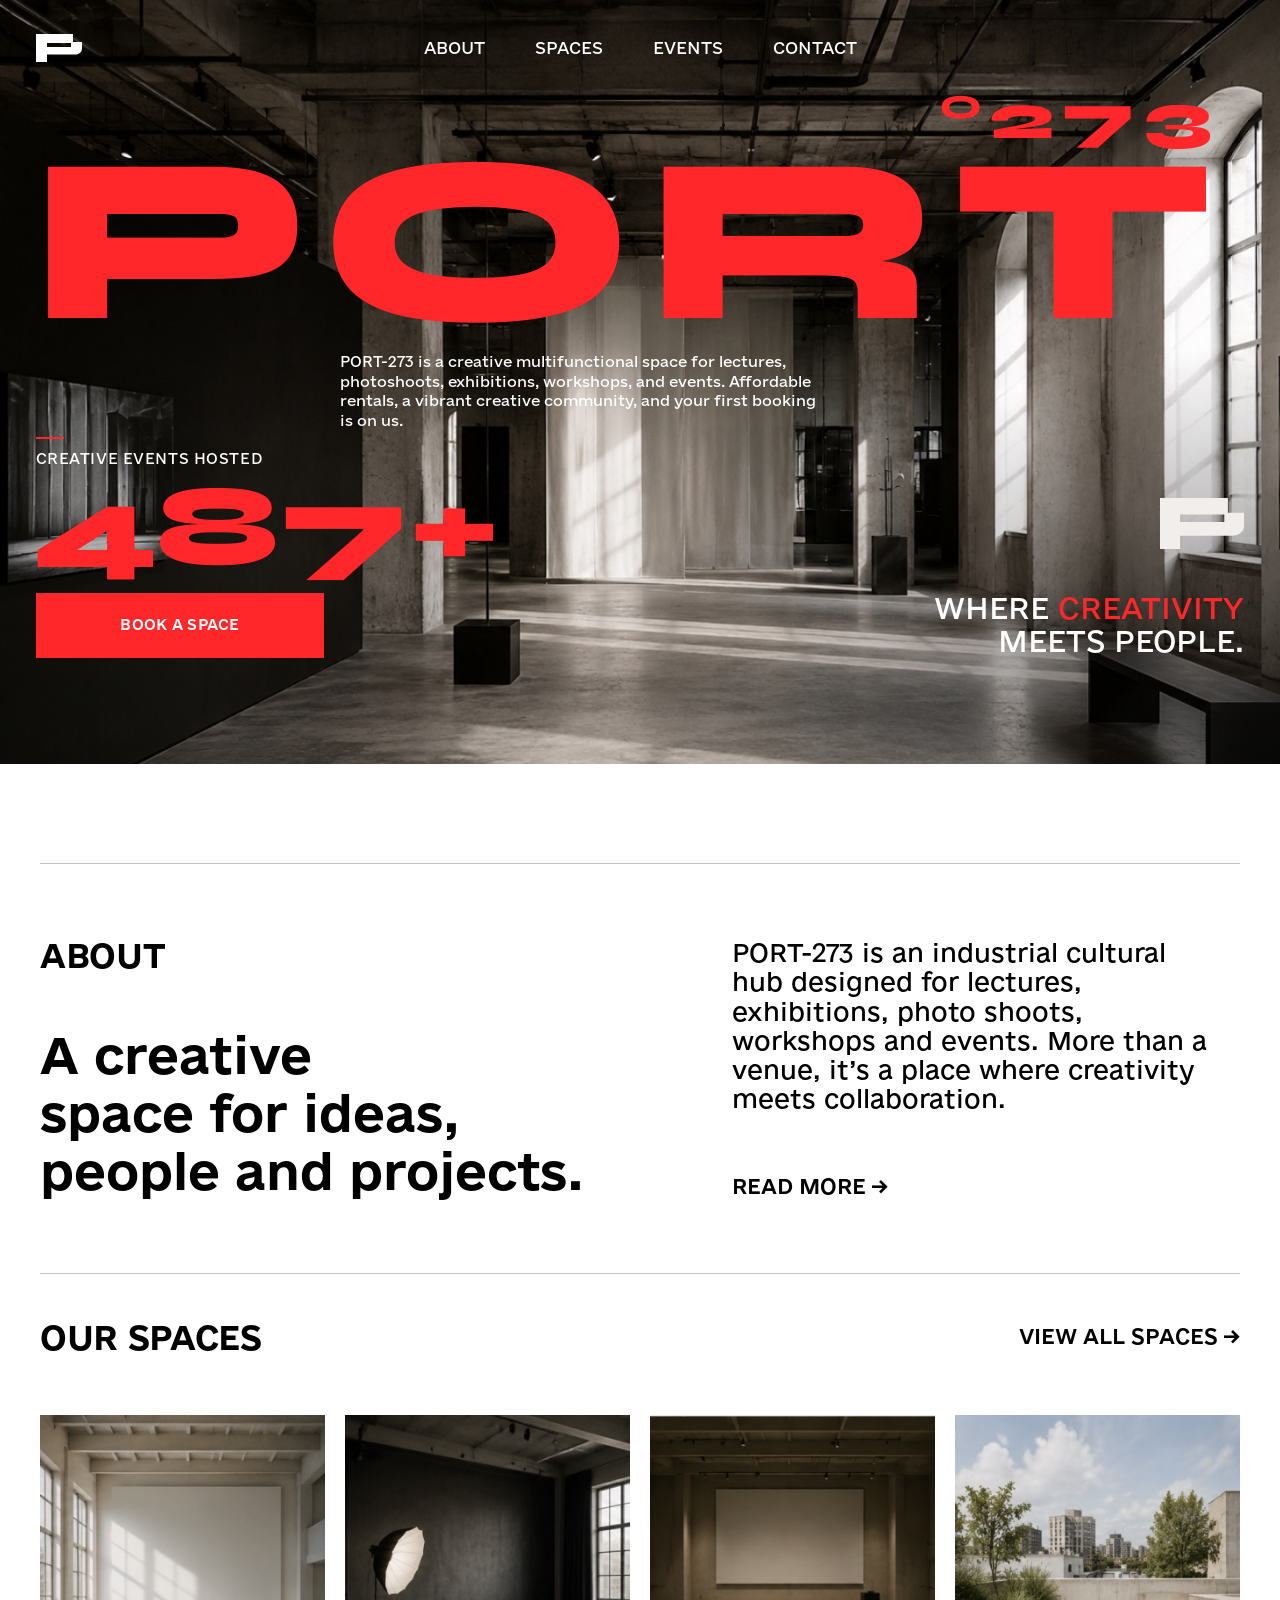
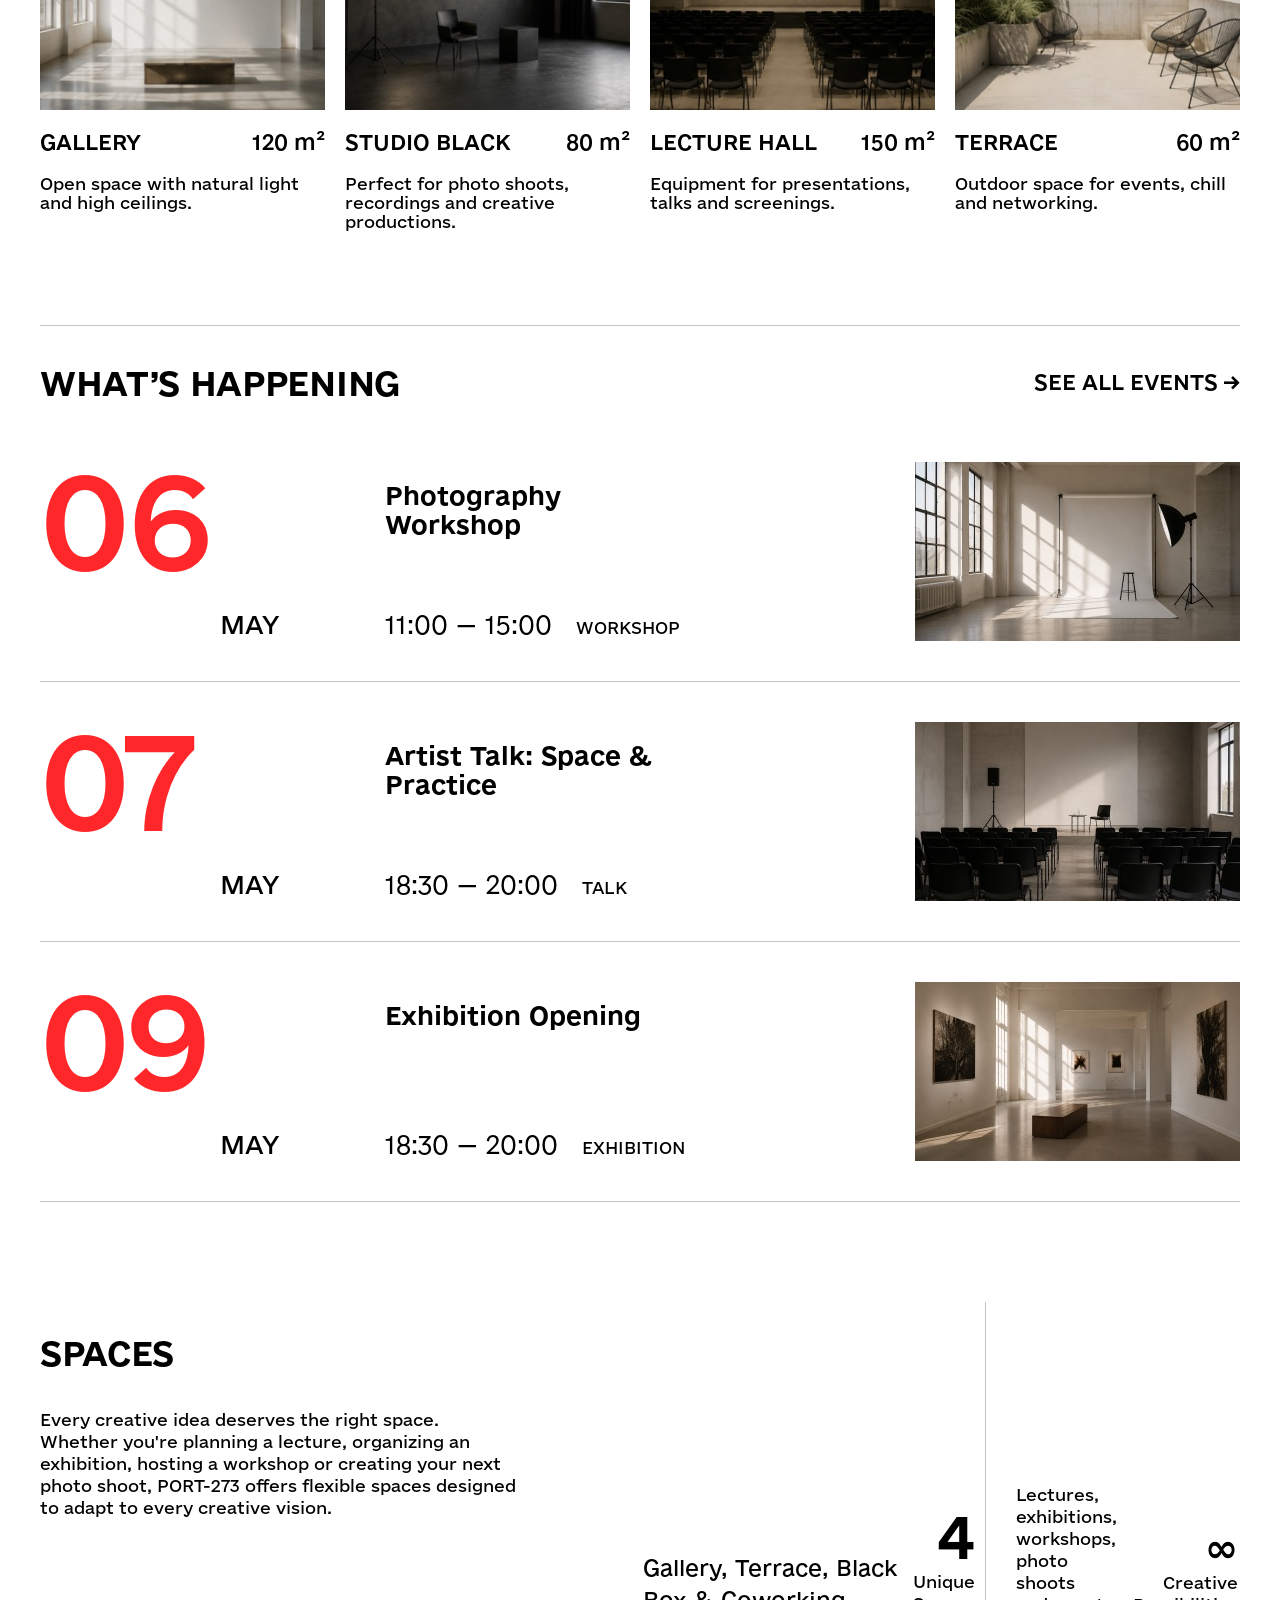
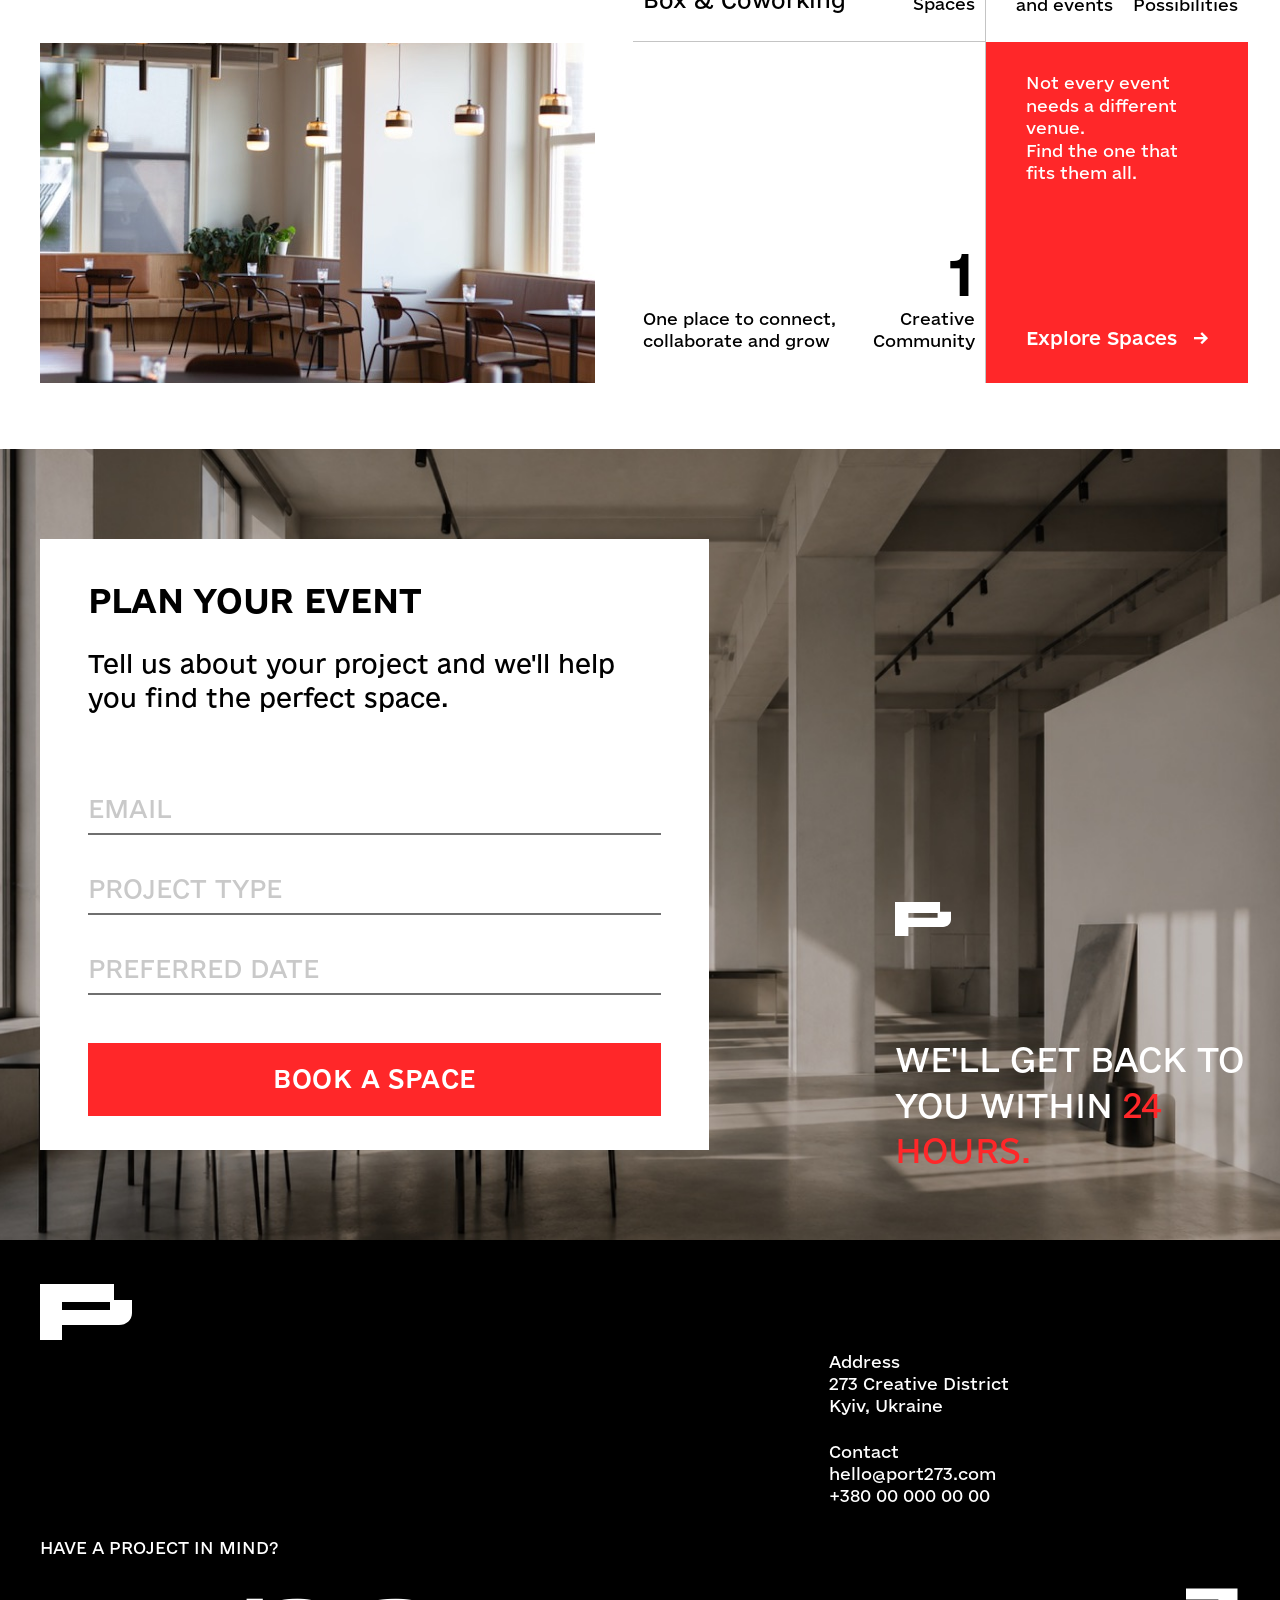
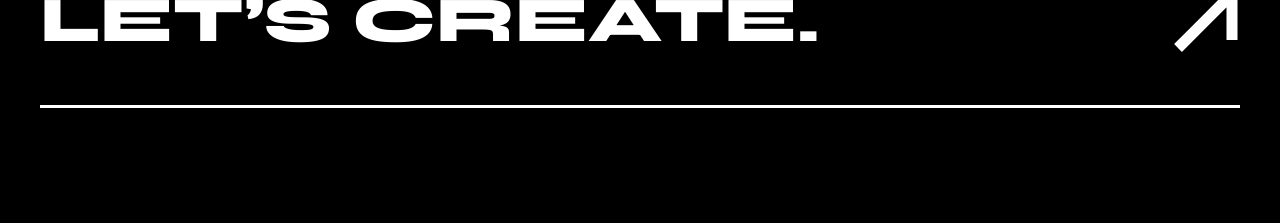
<file: index.html>
<!doctype html>
<html lang="en">
<head>
  <meta charset="utf-8">
  <meta name="viewport" content="width=device-width, initial-scale=1">
  <title>PORT°273 — Industrial cultural hub in Kyiv</title>
  <meta name="description" content="A creative multifunctional space in Kyiv for lectures, photoshoots, exhibitions, workshops and events. Your first booking is on us.">
  <link rel="icon" href="img/logo.svg">
  <link rel="preconnect" href="https://fonts.googleapis.com">
  <link rel="preconnect" href="https://fonts.gstatic.com" crossorigin>
  <link href="https://fonts.googleapis.com/css2?family=Syne:wght@800&display=swap" rel="stylesheet">
  <link rel="stylesheet" href="styles.css?v=20261107222231">
</head>
<body class="home">
  <header class="hero" id="top">
    <div class="hero-inner">
      <nav class="nav nav-hero" aria-label="Main">
        <a href="index.html" class="logo" aria-label="PORT-273 home"><svg viewBox="0 0 46 28" aria-hidden="true"><path fill="currentColor" fill-rule="evenodd" d="M0 0h37v8h9v6.5c0 3.6-2.9 6-6.5 6H11V28H0zM11 9v4h24V9z"/></svg></a>
        <ul class="nav-links">
          <li><a href="#about">About</a></li>
          <li><a href="spaces.html">Spaces</a></li>
          <li><a href="#events">Events</a></li>
          <li><a href="#contact">Contact</a></li>
        </ul>
        <a href="book.html" class="btn nav-cta" tabindex="-1">Book a space</a>
        <button class="menu-btn" aria-expanded="false" aria-controls="menu">Menu</button>
      </nav>

      <h1 class="hero-word" aria-label="PORT 273"><span class="hero-port">PORT</span><span class="hero-num">°273</span></h1>
      <p class="hero-text">PORT-273 is a creative multifunctional space for lectures, photoshoots, exhibitions, workshops, and events. Affordable rentals, a vibrant creative community, and your first booking is on us.</p>
      <p class="hero-stat"><b data-count="500">500+</b><span>Creative events<br> hosted</span></p>
      <svg class="hero-mark" viewBox="0 0 46 28" aria-hidden="true"><path fill="currentColor" fill-rule="evenodd" d="M0 0h37v8h9v6.5c0 3.6-2.9 6-6.5 6H11V28H0zM11 9v4h24V9z"/></svg>
      <a href="book.html" class="btn hero-btn"><span class="btn-label">Book a space</span><span class="btn-arrow" aria-hidden="true">→</span></a>
      <p class="hero-claim">Where <em>creativity</em><br>meets people.</p>
    </div>
  </header>

  <div class="menu" id="menu" hidden>
    <ul>
      <li><a href="#about">About</a></li>
      <li><a href="spaces.html">Spaces</a></li>
      <li><a href="#events">Events</a></li>
      <li><a href="#contact">Contact</a></li>
    </ul>
    <a href="book.html" class="btn">Book a space</a>
  </div>

  <main>
    <section class="about wrap" id="about">
      <div class="about-left">
        <h2 class="sec-title">About</h2>
        <p class="about-head">A creative<br>space for ideas,<br>people and projects.</p>
      </div>
      <div class="about-right">
        <p>PORT-273 is an industrial cultural hub designed for lectures, exhibitions, photo shoots, workshops and events. More than a venue, it’s a place where creativity meets collaboration.</p>
        <a href="spaces.html" class="more">Read more →</a>
      </div>
    </section>

    <section class="our-spaces wrap" id="spaces">
      <div class="sec-head">
        <h2 class="sec-title">Our spaces</h2>
        <a href="spaces.html" class="more">View all spaces →</a>
      </div>
      <div class="space-grid" data-spaces></div>
    </section>

    <section class="events wrap" id="events">
      <div class="sec-head">
        <h2 class="sec-title">What’s happening</h2>
        <a href="#events" class="more">See all events →</a>
      </div>
      <ul class="event-list">
        <li class="event">
          <p class="event-date"><b>06</b><span>May</span></p>
          <div class="event-info"><h3>Photography <br>Workshop</h3><p><span class="event-time">11:00 — 15:00</span><span class="event-tag">Workshop</span></p></div>
          <img src="img/e1.jpg" alt="Photo studio with a white backdrop" loading="lazy">
        </li>
        <li class="event">
          <p class="event-date"><b>07</b><span>May</span></p>
          <div class="event-info"><h3>Artist Talk: Space &amp; <br>Practice</h3><p><span class="event-time">18:30 — 20:00</span><span class="event-tag">Talk</span></p></div>
          <img src="img/e2.jpg" alt="Lecture hall with rows of chairs" loading="lazy">
        </li>
        <li class="event">
          <p class="event-date"><b>09</b><span>May</span></p>
          <div class="event-info"><h3>Exhibition Opening</h3><p><span class="event-time">18:30 — 20:00</span><span class="event-tag">Exhibition</span></p></div>
          <img src="img/e3.jpg" alt="Gallery with paintings on white walls" loading="lazy">
        </li>
      </ul>
    </section>

    <section class="spaces-info wrap">
      <div class="si-left">
        <h2 class="sec-title">Spaces</h2>
        <p class="si-text">Every creative idea deserves the right space. Whether you're planning a lecture, organizing an exhibition, hosting a workshop or creating your next photo shoot, PORT-273 offers flexible spaces designed to adapt to every creative vision.</p>
        <img src="img/about.jpg" alt="Café area with pendant lamps and wooden tables" loading="lazy">
      </div>
      <div class="si-grid">
        <div class="si-cell si-a"><p class="si-desc big">Gallery, Terrace, Black <br>Box &amp; Coworking</p><p class="si-num"><b>4</b><span>Unique <br>Spaces</span></p></div>
        <div class="si-cell si-b"><p class="si-desc">Lectures, exhibitions, <br>workshops, photo shoots <br>and events</p><p class="si-num"><b class="inf">∞</b><span>Creative <br>Possibilities</span></p></div>
        <div class="si-cell si-c"><p class="si-desc">One place to connect, <br>collaborate and grow</p><p class="si-num"><b>1</b><span>Creative <br>Community</span></p></div>
        <a class="si-cell si-d" href="spaces.html"><p>Not every event needs a different venue. <br>Find the one that fits them all.</p><span class="si-link">Explore Spaces <span aria-hidden="true">→</span></span></a>
      </div>
    </section>

    <section class="plan" id="plan">
      <div class="plan-inner">
        <form class="plan-card" id="plan-form" action="book.html">
          <h2 class="sec-title">Plan your event</h2>
          <p class="plan-lead">Tell us about your project and we'll help you find the perfect space.</p>
          <label class="line-field"><span class="sr-only">Email</span><input type="email" name="email" placeholder="Email" autocomplete="email"></label>
          <label class="line-field"><span class="sr-only">Project type</span>
            <select name="type">
              <option value="" selected disabled hidden>Project type</option>
              <option>Workshop</option><option>Exhibition</option><option>Photo shoot</option><option>Lecture</option><option>Private event</option>
            </select>
          </label>
          <label class="line-field"><span class="sr-only">Preferred date</span><input type="text" name="date" placeholder="Preferred date" onfocus="this.type='date'" onblur="if(!this.value)this.type='text'"></label>
          <button class="btn btn-block" type="submit">Book a space</button>
        </form>
        <svg class="plan-mark" viewBox="0 0 46 28" aria-hidden="true"><path fill="currentColor" fill-rule="evenodd" d="M0 0h37v8h9v6.5c0 3.6-2.9 6-6.5 6H11V28H0zM11 9v4h24V9z"/></svg>
        <p class="plan-claim">We'll get back to<br>you within <em>24 hours.</em></p>
      </div>
    </section>
  </main>

  <footer class="footer" id="contact"></footer>

  <script src="data.js?v=20261107222231"></script>
  <script src="app.js?v=20261107222231"></script>
</body>
</html>
</file>
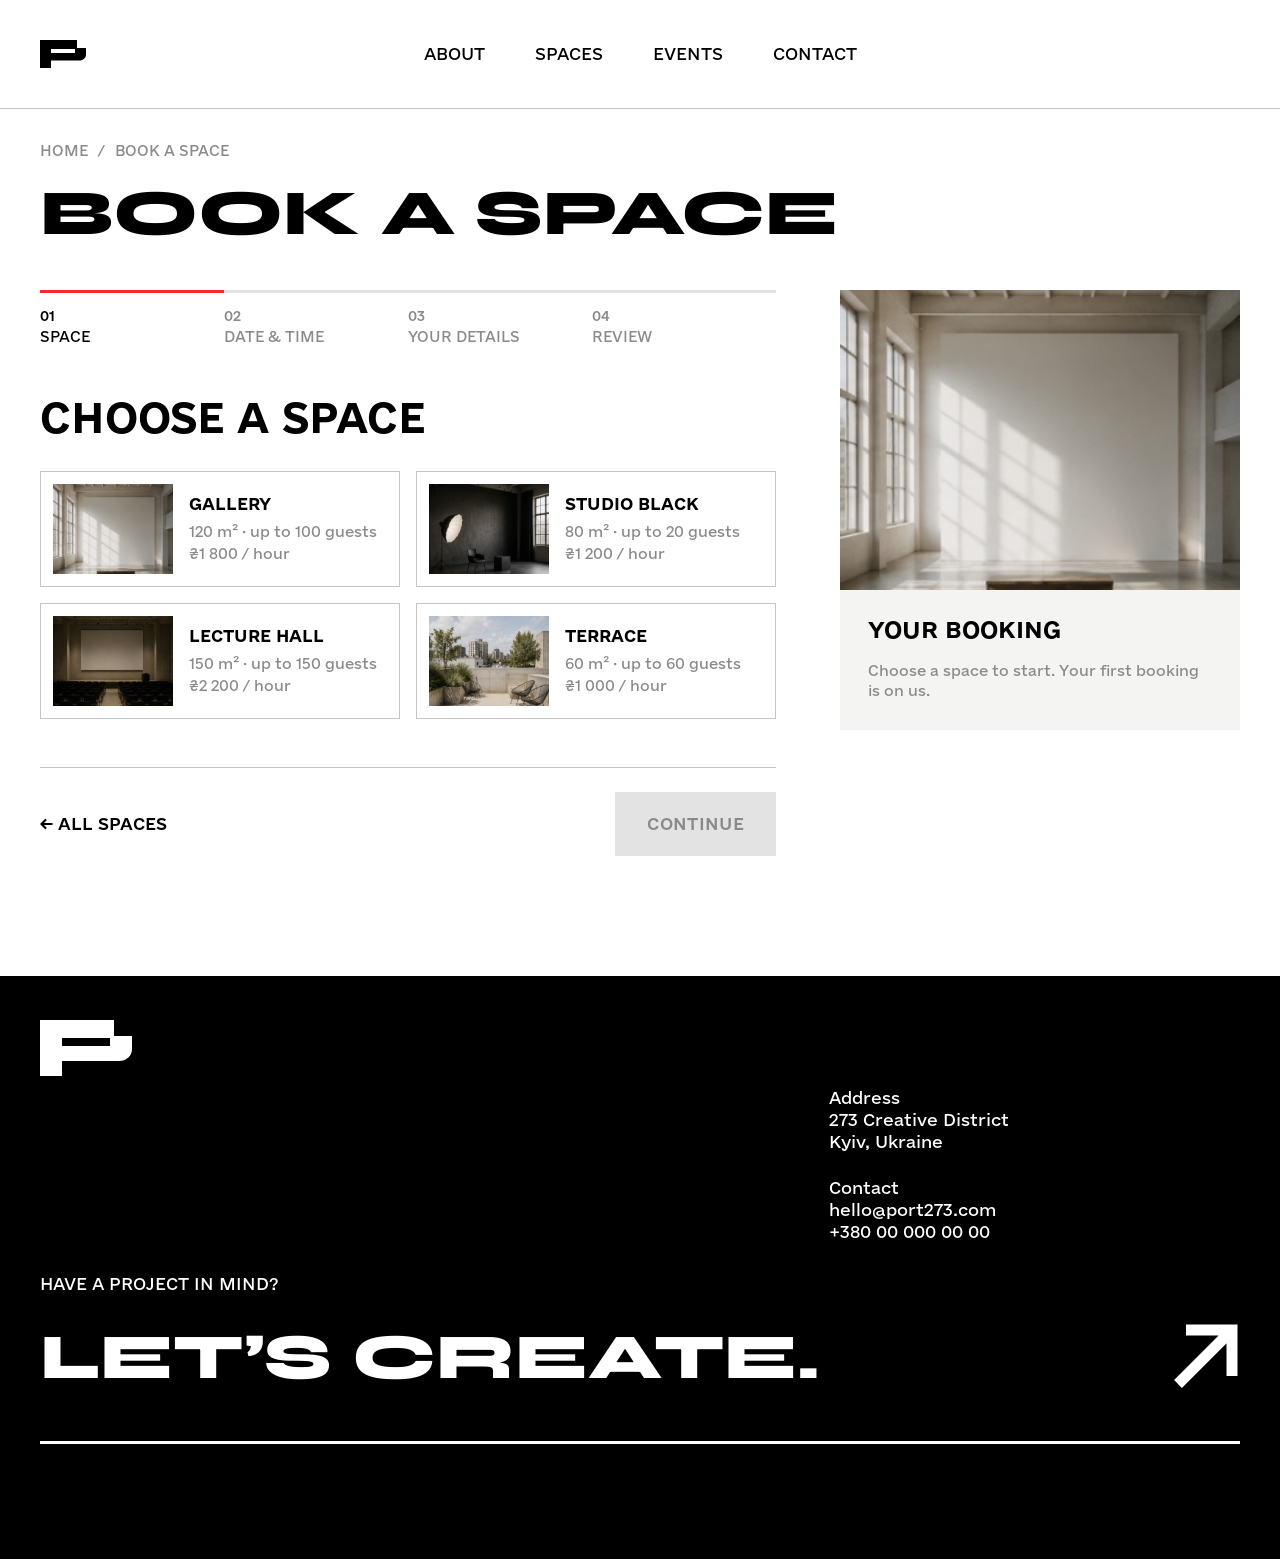
<file: book.html>
<!doctype html>
<html lang="en">
<head>
  <meta charset="utf-8">
  <meta name="viewport" content="width=device-width, initial-scale=1">
  <title>Book a space — PORT°273</title>
  <link rel="icon" href="img/logo.svg">
  <link rel="preconnect" href="https://fonts.googleapis.com">
  <link rel="preconnect" href="https://fonts.gstatic.com" crossorigin>
  <link href="https://fonts.googleapis.com/css2?family=Syne:wght@800&display=swap" rel="stylesheet">
  <link rel="stylesheet" href="styles.css?v=20261107222231">
</head>
<body>
  <header class="page-head">
    <nav class="nav wrap" aria-label="Main">
      <a href="index.html" class="logo" aria-label="PORT-273 home"><svg viewBox="0 0 46 28" aria-hidden="true"><path fill="currentColor" fill-rule="evenodd" d="M0 0h37v8h9v6.5c0 3.6-2.9 6-6.5 6H11V28H0zM11 9v4h24V9z"/></svg></a>
      <ul class="nav-links">
        <li><a href="index.html#about">About</a></li>
        <li><a href="spaces.html">Spaces</a></li>
        <li><a href="index.html#events">Events</a></li>
        <li><a href="#contact">Contact</a></li>
      </ul>
      <button class="menu-btn" aria-expanded="false" aria-controls="menu">Menu</button>
    </nav>
  </header>
  <div class="menu" id="menu" hidden>
    <ul><li><a href="index.html#about">About</a></li><li><a href="spaces.html">Spaces</a></li><li><a href="index.html#events">Events</a></li><li><a href="#contact">Contact</a></li></ul>
    <a href="book.html" class="btn">Book a space</a>
  </div>

  <main class="wrap">
    <div id="flow-wrap">
      <p class="crumbs"><a href="index.html">Home</a><span>/</span><span>Book a space</span></p>
      <h1 class="page-title">Book a space</h1>

      <div class="flow">
        <div>
          <ol class="steps" aria-label="Booking steps">
            <li data-step="1"><b>01</b>Space</li>
            <li data-step="2"><b>02</b>Date &amp; time</li>
            <li data-step="3"><b>03</b>Your details</li>
            <li data-step="4"><b>04</b>Review</li>
          </ol>

          <section class="step" data-step="1" aria-labelledby="t1">
            <h2 class="step-title" id="t1">Choose a space</h2>
            <div class="pick-spaces" role="radiogroup" aria-label="Space" id="pick-spaces"></div>
            <div class="step-actions">
              <a class="back" href="spaces.html">← All spaces</a>
              <button class="btn" data-next>Continue</button>
            </div>
          </section>

          <section class="step" data-step="2" aria-labelledby="t2" hidden>
            <h2 class="step-title" id="t2">Pick a date &amp; time</h2>
            <div class="dt-grid">
              <div>
                <span class="label">Date</span>
                <div class="cal" id="cal"></div>
              </div>
              <div>
                <span class="label">Duration</span>
                <div class="filters" id="durations" role="radiogroup" aria-label="Duration" style="margin:0"></div>
                <span class="label">Start time</span>
                <div class="filters times" id="starts" role="radiogroup" aria-label="Start time" style="margin:0"></div>
                <p class="hint" id="time-hint" style="margin-top:12px"></p>
              </div>
            </div>
            <div class="step-actions">
              <button class="back" data-back>← Back</button>
              <button class="btn" data-next>Continue</button>
            </div>
          </section>

          <section class="step" data-step="3" aria-labelledby="t3" hidden>
            <h2 class="step-title" id="t3">Tell us about your event</h2>
            <form class="form-grid" id="details" novalidate>
              <div>
                <span class="label">Event type</span>
                <div class="filters" id="types" role="radiogroup" aria-label="Event type" style="margin:0"></div>
              </div>
              <div class="grid-2">
                <label class="field"><span>Guests</span><input name="guests" type="number" min="1" inputmode="numeric" placeholder="e.g. 40" required><em class="err" hidden></em></label>
                <label class="field"><span>Full name</span><input name="name" autocomplete="name" placeholder="Name Surname" required><em class="err" hidden></em></label>
              </div>
              <div class="grid-2">
                <label class="field"><span>Email</span><input name="email" type="email" autocomplete="email" placeholder="you@studio.com" required><em class="err" hidden></em></label>
                <label class="field"><span>Phone</span><input name="phone" type="tel" autocomplete="tel" placeholder="+380" required><em class="err" hidden></em></label>
              </div>
              <label class="field"><span>Anything we should know? (optional)</span><textarea name="note" placeholder="Setup, equipment, catering…"></textarea></label>
            </form>
            <div class="step-actions">
              <button class="back" data-back>← Back</button>
              <button class="btn" data-next>Review booking</button>
            </div>
          </section>

          <section class="step" data-step="4" aria-labelledby="t4" hidden>
            <h2 class="step-title" id="t4">Review &amp; confirm</h2>
            <dl class="review" id="review"></dl>
            <label class="agree"><input type="checkbox" id="agree"> I agree to the house rules: leave the space as you found it, no open fire, quiet after 22:00.</label>
            <div class="step-actions">
              <button class="back" data-back>← Back</button>
              <button class="btn" id="confirm" disabled>Confirm booking</button>
            </div>
          </section>
        </div>

        <aside class="summary" aria-label="Booking summary">
          <img id="sum-img" src="img/s1.jpg" alt="">
          <div class="summary-body" id="sum-body"></div>
        </aside>
      </div>
    </div>

    <section class="success" id="success" hidden tabindex="-1">
      <h1 class="page-title"><span class="title-row">Request <span class="success-mark" aria-hidden="true"><svg viewBox="0 0 24 24"><path d="M5 12.5l4.5 4.5L19 7.5"/></svg></span></span>sent</h1>
      <p class="detail-text" id="success-text"></p>
      <dl class="review" id="success-review"></dl>
      <div class="success-actions">
        <a class="btn" id="ics" download="port273-booking.ics">Add to calendar</a>
        <a class="btn btn-ghost" href="index.html">Back to home</a>
      </div>
    </section>
  </main>

  <footer class="footer" id="contact"></footer>

  <script src="data.js?v=20261107222231"></script>
  <script src="app.js?v=20261107222231"></script>
  <script src="book.js?v=20261107222231"></script>
</body>
</html>
</file>
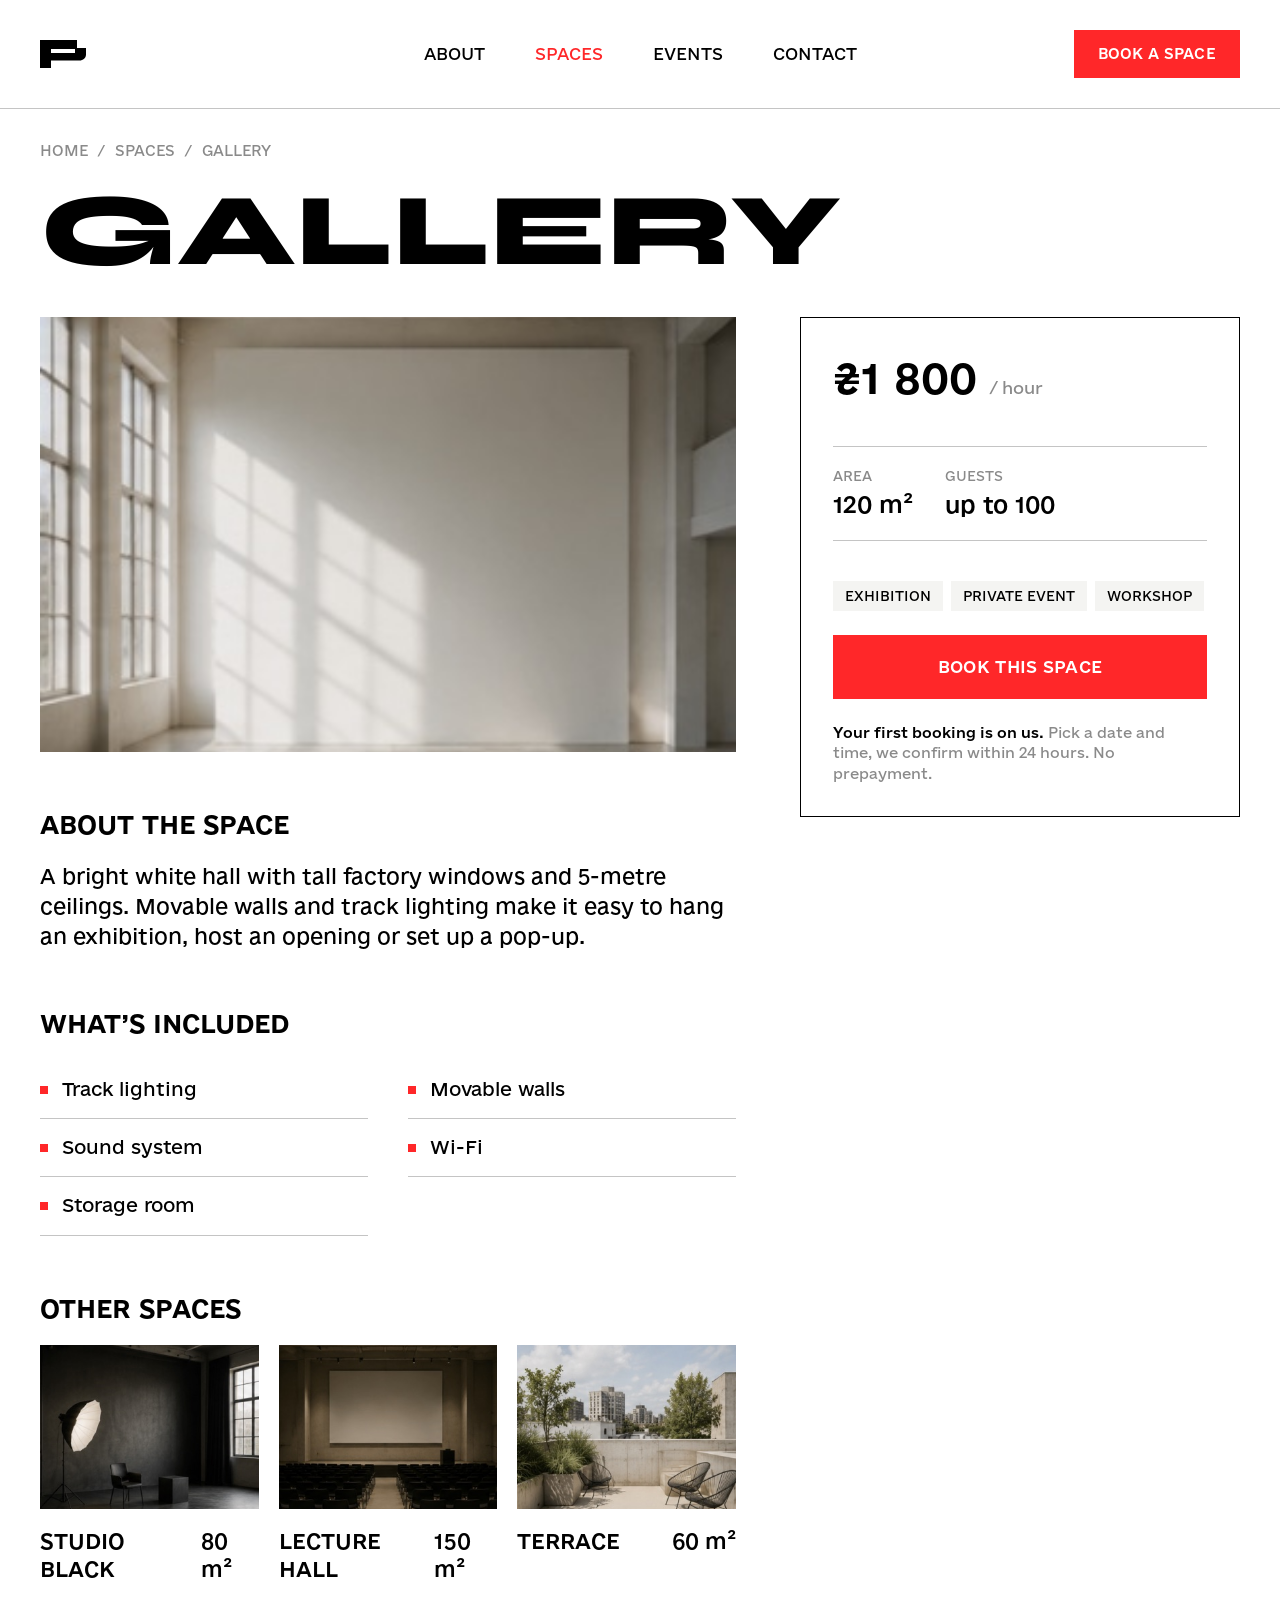
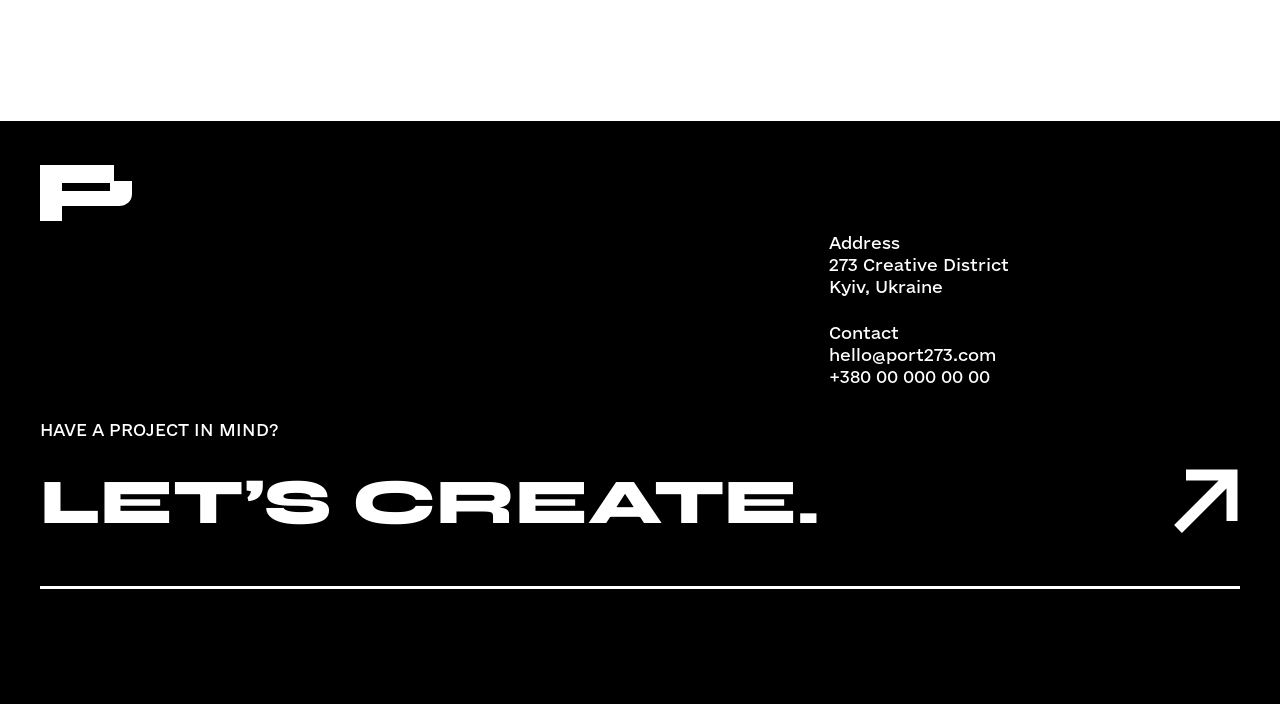
<file: space.html>
<!doctype html>
<html lang="en">
<head>
  <meta charset="utf-8">
  <meta name="viewport" content="width=device-width, initial-scale=1">
  <title>Space — PORT°273</title>
  <link rel="icon" href="img/logo.svg">
  <link rel="preconnect" href="https://fonts.googleapis.com">
  <link rel="preconnect" href="https://fonts.gstatic.com" crossorigin>
  <link href="https://fonts.googleapis.com/css2?family=Syne:wght@800&display=swap" rel="stylesheet">
  <link rel="stylesheet" href="styles.css?v=20261107222231">
</head>
<body>
  <header class="page-head">
    <nav class="nav wrap" aria-label="Main">
      <a href="index.html" class="logo" aria-label="PORT-273 home"><svg viewBox="0 0 46 28" aria-hidden="true"><path fill="currentColor" fill-rule="evenodd" d="M0 0h37v8h9v6.5c0 3.6-2.9 6-6.5 6H11V28H0zM11 9v4h24V9z"/></svg></a>
      <ul class="nav-links">
        <li><a href="index.html#about">About</a></li>
        <li><a href="spaces.html" aria-current="page">Spaces</a></li>
        <li><a href="index.html#events">Events</a></li>
        <li><a href="#contact">Contact</a></li>
      </ul>
      <a href="book.html" class="btn nav-cta">Book a space</a>
      <button class="menu-btn" aria-expanded="false" aria-controls="menu">Menu</button>
    </nav>
  </header>
  <div class="menu" id="menu" hidden>
    <ul><li><a href="index.html#about">About</a></li><li><a href="spaces.html">Spaces</a></li><li><a href="index.html#events">Events</a></li><li><a href="#contact">Contact</a></li></ul>
    <a href="book.html" class="btn">Book a space</a>
  </div>

  <main class="wrap" id="space"></main>

  <footer class="footer" id="contact"></footer>

  <script src="data.js?v=20261107222231"></script>
  <script src="app.js?v=20261107222231"></script>
  <script>
    const s = spaceById(new URLSearchParams(location.search).get('id')) || SPACES[0];
    document.title = `${s.name} — PORT°273`;
    document.getElementById('space').innerHTML = `
      <p class="crumbs"><a href="index.html">Home</a><span>/</span><a href="spaces.html">Spaces</a><span>/</span><span>${s.name}</span></p>
      <h1 class="page-title">${s.name}</h1>
      <div class="detail">
        <div>
          <img class="detail-img" src="${s.img}" alt="${s.name} at PORT-273">
          <h2>About the space</h2>
          <p class="detail-text">${s.about}</p>
          <h2>What’s included</h2>
          <ul class="feature-list">${s.features.map(f => `<li>${f}</li>`).join('')}</ul>
          <h2>Other spaces</h2>
          <div class="others">${SPACES.filter(o => o !== s).map(o => `
            <a class="space-card" href="space.html?id=${o.id}">
              <span class="space-img"><img src="${o.img}" alt="${o.name}" loading="lazy"></span>
              <span class="space-row"><b>${o.name}</b><span>${o.area} m²</span></span>
            </a>`).join('')}
          </div>
        </div>
        <aside class="book-card" aria-label="Book ${s.name}">
          <p class="price">${uah(s.price)} <small>/ hour</small></p>
          <dl class="specs">
            <div><dt>Area</dt><dd>${s.area} m²</dd></div>
            <div><dt>Guests</dt><dd>up to ${s.guests}</dd></div>
          </dl>
          <p class="tags">${s.goodFor.map(g => `<span>${g}</span>`).join('')}</p>
          <a class="btn btn-block" href="book.html?space=${s.id}">Book this space</a>
          <p class="note"><b>Your first booking is on us.</b> Pick a date and time, we confirm within 24 hours. No prepayment.</p>
        </aside>
      </div>`;
  </script>
</body>
</html>
</file>
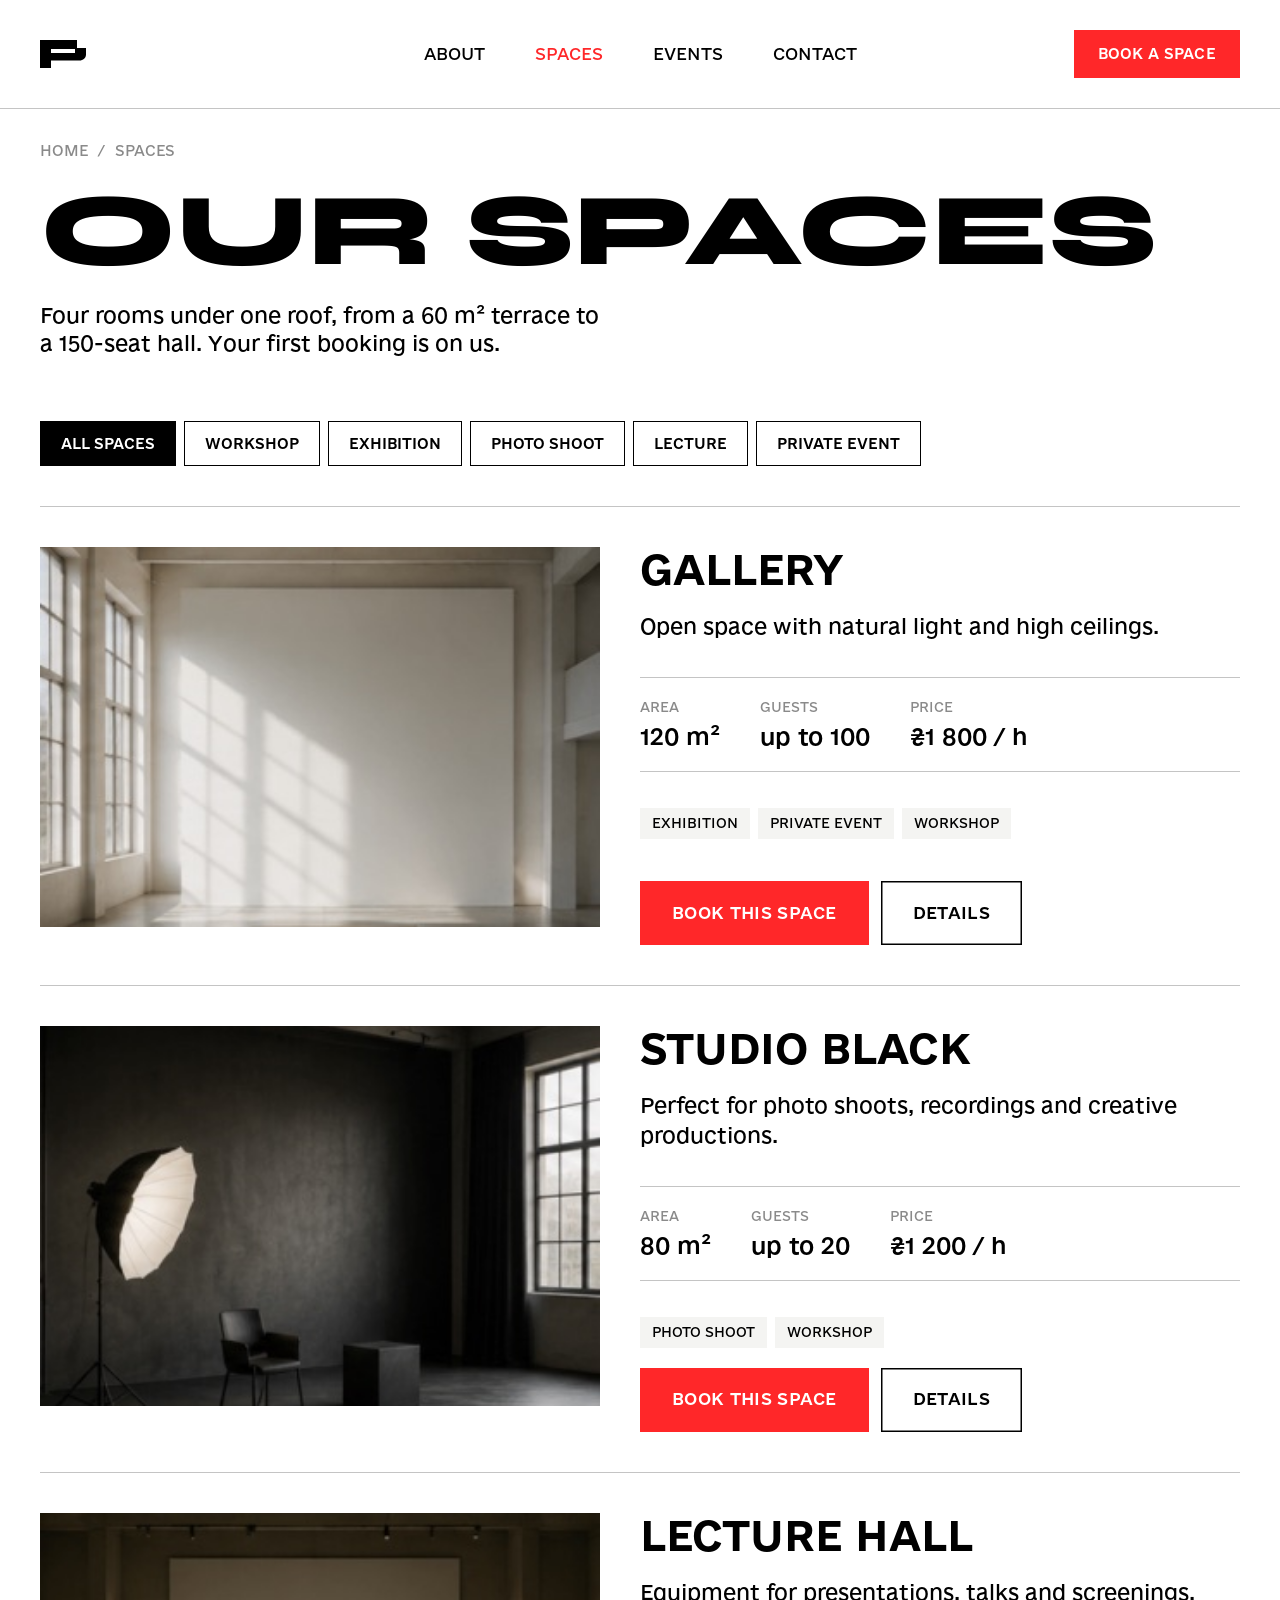
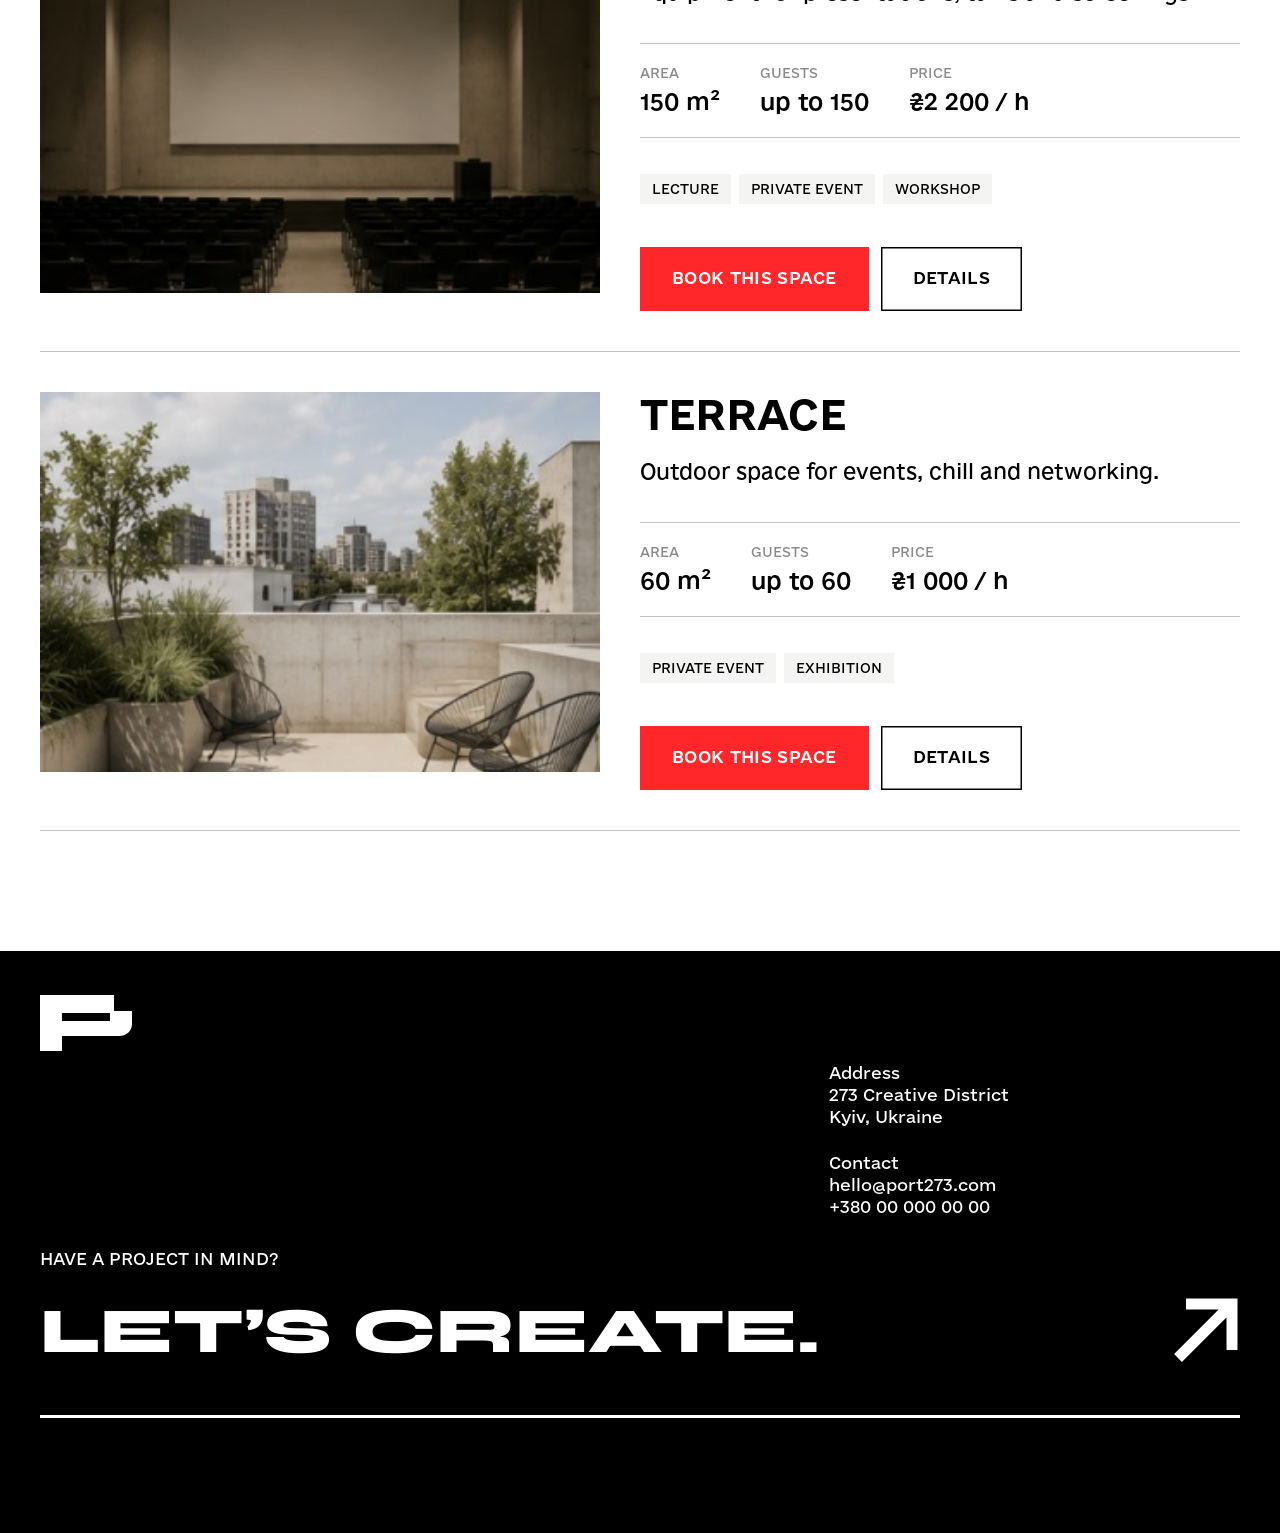
<file: spaces.html>
<!doctype html>
<html lang="en">
<head>
  <meta charset="utf-8">
  <meta name="viewport" content="width=device-width, initial-scale=1">
  <title>Spaces — PORT°273</title>
  <link rel="icon" href="img/logo.svg">
  <link rel="preconnect" href="https://fonts.googleapis.com">
  <link rel="preconnect" href="https://fonts.gstatic.com" crossorigin>
  <link href="https://fonts.googleapis.com/css2?family=Syne:wght@800&display=swap" rel="stylesheet">
  <link rel="stylesheet" href="styles.css?v=20261107222231">
</head>
<body>
  <header class="page-head">
    <nav class="nav wrap" aria-label="Main">
      <a href="index.html" class="logo" aria-label="PORT-273 home"><svg viewBox="0 0 46 28" aria-hidden="true"><path fill="currentColor" fill-rule="evenodd" d="M0 0h37v8h9v6.5c0 3.6-2.9 6-6.5 6H11V28H0zM11 9v4h24V9z"/></svg></a>
      <ul class="nav-links">
        <li><a href="index.html#about">About</a></li>
        <li><a href="spaces.html" aria-current="page">Spaces</a></li>
        <li><a href="index.html#events">Events</a></li>
        <li><a href="#contact">Contact</a></li>
      </ul>
      <a href="book.html" class="btn nav-cta">Book a space</a>
      <button class="menu-btn" aria-expanded="false" aria-controls="menu">Menu</button>
    </nav>
  </header>
  <div class="menu" id="menu" hidden>
    <ul><li><a href="index.html#about">About</a></li><li><a href="spaces.html">Spaces</a></li><li><a href="index.html#events">Events</a></li><li><a href="#contact">Contact</a></li></ul>
    <a href="book.html" class="btn">Book a space</a>
  </div>

  <main class="wrap">
    <p class="crumbs"><a href="index.html">Home</a><span>/</span><span>Spaces</span></p>
    <h1 class="page-title">Our spaces</h1>
    <p class="page-lead">Four rooms under one roof, from a 60 m² terrace to a 150-seat hall. Your first booking is on us.</p>

    <div class="filters" role="radiogroup" aria-label="Filter by event type">
      <label class="chip"><input type="radio" name="f" value="" checked><span>All spaces</span></label>
    </div>

    <div class="space-list" id="space-list"></div>
  </main>

  <footer class="footer" id="contact"></footer>

  <script src="data.js?v=20261107222231"></script>
  <script src="app.js?v=20261107222231"></script>
  <script>
    const filters = document.querySelector('.filters');
    filters.insertAdjacentHTML('beforeend', EVENT_TYPES.map(t =>
      `<label class="chip"><input type="radio" name="f" value="${t}"><span>${t}</span></label>`).join(''));

    const list = document.getElementById('space-list');
    list.innerHTML = SPACES.map(s => `
      <article class="space-item" data-good="${s.goodFor.join('|')}">
        <a href="space.html?id=${s.id}" class="space-img"><img src="${s.img}" alt="${s.name}" loading="lazy"></a>
        <div class="si-body">
          <h2>${s.name}</h2>
          <p class="detail-text">${s.short}</p>
          <dl class="specs">
            <div><dt>Area</dt><dd>${s.area} m²</dd></div>
            <div><dt>Guests</dt><dd>up to ${s.guests}</dd></div>
            <div><dt>Price</dt><dd>${uah(s.price)} / h</dd></div>
          </dl>
          <p class="tags">${s.goodFor.map(g => `<span>${g}</span>`).join('')}</p>
          <div class="row-btns">
            <a class="btn" href="book.html?space=${s.id}">Book this space</a>
            <a class="btn btn-ghost" href="space.html?id=${s.id}">Details</a>
          </div>
        </div>
      </article>`).join('');

    filters.addEventListener('change', e => {
      const v = e.target.value;
      list.querySelectorAll('.space-item').forEach(el => {
        el.hidden = v && !el.dataset.good.split('|').includes(v);
      });
    });
  </script>
</body>
</html>
</file>
<file: styles.css>
@font-face { font-family: "e-Ukraine"; src: url(fonts/e-Ukraine-Light.otf) format("opentype"); font-weight: 300; font-display: swap; }
@font-face { font-family: "e-Ukraine"; src: url(fonts/e-Ukraine-Regular.otf) format("opentype"); font-weight: 400; font-display: swap; }
@font-face { font-family: "e-Ukraine"; src: url(fonts/e-Ukraine-Medium.otf) format("opentype"); font-weight: 500; font-display: swap; }
@font-face { font-family: "e-Ukraine"; src: url(fonts/e-Ukraine-Bold.otf) format("opentype"); font-weight: 700; font-display: swap; }

:root {
  --red: #FF2729;
  --red-dark: #E41A1C;
  --black: #000;
  --white: #fff;
  --grey: #8A8A8A;
  --line: #C4C4C4;
  --soft: #F4F4F2;
  --display: "Syne", sans-serif;
  --body: "e-Ukraine", system-ui, sans-serif;
  --gutter: 40px;
  /* 1px of the 1440 Figma frame, scaled down on smaller screens */
  --u: min(1px, calc(100vw / 1440));
}

*, *::before, *::after { box-sizing: border-box; }
html { scroll-behavior: smooth; }
body { margin: 0; background: var(--white); color: var(--black); font-family: var(--body); font-weight: 400; font-size: 16px; line-height: 1.4; -webkit-font-smoothing: antialiased; }
img { display: block; max-width: 100%; }
a { color: inherit; text-decoration: none; }
ul, ol { list-style: none; margin: 0; padding: 0; }
h1, h2, h3, p { margin: 0; }
button, input, select, textarea { font: inherit; color: inherit; }
:focus-visible { outline: 2px solid var(--red); outline-offset: 3px; }
.sr-only { position: absolute; width: 1px; height: 1px; overflow: hidden; clip: rect(0 0 0 0); white-space: nowrap; }

.wrap { width: 100%; max-width: 1440px; margin: 0 auto; padding: 0 var(--gutter); }

/* ---------- shared bits ---------- */
.btn { display: inline-flex; align-items: center; justify-content: center; gap: 10px; height: 64px; padding: 0 32px; background: var(--red); color: var(--white); border: 0; font-size: 16px; font-weight: 500; text-transform: uppercase; letter-spacing: .02em; cursor: pointer; transition: background .2s; }
.btn:hover { background: var(--red-dark); }
.btn:disabled { background: #E3E3E3; color: var(--grey); cursor: not-allowed; }
.btn-block { width: 100%; }
.btn-ghost { background: transparent; color: var(--black); box-shadow: inset 0 0 0 1.5px var(--black); }
.btn-ghost:hover { background: var(--black); color: var(--white); }
.sec-title { font-size: 32px; font-weight: 700; text-transform: uppercase; line-height: 1.1; letter-spacing: -.01em; }
.more { font-size: 20px; font-weight: 500; text-transform: uppercase; white-space: nowrap; transition: color .2s; }
.more:hover { color: var(--red); }
.logo svg { display: block; width: 46px; height: 28px; }

/* ---------- nav ---------- */
.nav { display: flex; align-items: center; justify-content: space-between; position: relative; height: 108px; }
.nav-links { position: absolute; left: 50%; transform: translateX(-50%); display: flex; gap: 50px; font-size: 16px; text-transform: uppercase; }
.nav-links a { transition: color .2s; }
.nav-links a:hover, .nav-links a[aria-current] { color: var(--red); }
.nav-cta { height: 48px; padding: 0 24px; font-size: 14px; }
.menu-btn { display: none; background: transparent; border: 1px solid currentColor; padding: 9px 14px; font-size: 14px; font-weight: 500; text-transform: uppercase; cursor: pointer; }

.menu { position: fixed; inset: 0; z-index: 20; background: var(--black); color: var(--white); padding: 108px 20px 32px; display: flex; flex-direction: column; justify-content: space-between; }
.menu[hidden] { display: none; }
.menu ul { display: grid; gap: 12px; }
.menu li a { font-family: var(--display); font-weight: 800; font-size: min(40px, 10vw); text-transform: uppercase; }
body.menu-open { overflow: hidden; }
body.menu-open .nav { position: fixed; top: 0; left: 0; right: 0; z-index: 30; padding: 0 20px; color: var(--white); background: transparent !important; box-shadow: none !important; }

/* header stays on screen; after the first scroll it turns into a compact white bar */
.nav { transition: height .3s, background-color .3s, color .3s, box-shadow .3s; }
.page-head { position: sticky; top: 0; z-index: 15; background: var(--white); }
body.scrolled .page-head .nav { height: 72px; }
section[id], footer[id] { scroll-margin-top: 80px; }

/* ---------- home: hero (positions follow the 1440 frame) ---------- */
/* soft shade in the bottom corners keeps the P mark and claim readable over the bright windows */
.hero { color: var(--white); background:
  radial-gradient(ellipse 45% 55% at 100% 100%, rgba(0,0,0,.6), transparent),
  radial-gradient(ellipse 45% 50% at 0% 100%, rgba(0,0,0,.35), transparent),
  url(img/hero.jpg) center / cover no-repeat #1a1a1a; }
.hero-inner { position: relative; max-width: 1440px; height: calc(860 * var(--u)); margin: 0 auto; }
.hero-inner > * { position: absolute; }
.hero-inner > .nav-hero { position: fixed; left: 0; right: 0; top: 0; z-index: 15; height: calc(108 * var(--u)); padding: 0 calc(max(0px, (100% - 1440px) / 2) + 40 * var(--u)); color: var(--white); }
.nav-hero .nav-cta { opacity: 0; visibility: hidden; transition: opacity .3s, visibility .3s; }
body.scrolled .nav-hero { height: 72px; background: var(--white); color: var(--black); box-shadow: 0 1px 0 var(--line); }
body.scrolled .nav-hero .nav-cta { opacity: 1; visibility: visible; }
.hero-word { left: calc(48 * var(--u)); top: calc(70 * var(--u)); width: calc(1320 * var(--u)); height: calc(300 * var(--u)); margin: 0; font-family: var(--display); font-weight: 800; color: var(--red); line-height: 1; }
/* Figma's wordmark is a touch wider than Syne's default spacing */
.hero-port { position: absolute; left: calc(-12 * var(--u)); top: calc(68 * var(--u)); font-size: calc(266 * var(--u)); letter-spacing: .06em; }
.hero-num { position: absolute; right: calc(5 * var(--u)); top: calc(26 * var(--u)); font-size: calc(73 * var(--u)); letter-spacing: .11em; margin-right: -.11em; line-height: 1; }
/* Two columns on the 40px margins. Left: text → 500+ → button. Right: P mark above the claim
   (same pairing as in "Plan your event"). Button and claim share the bottom line at 740. */
/* the intro text hangs from the left edge of the O */
.hero-text { left: calc(382 * var(--u)); top: calc(396 * var(--u)); width: max(380px, calc(540 * var(--u))); font-size: max(13px, calc(16 * var(--u))); line-height: 1.38; }
/* "500+" carries its caption as a superscript, the same way PORT carries °273 */
/* caption sits above the number, both starting from the left edge of the 5 */
.hero-stat { left: calc(36 * var(--u)); top: calc(492 * var(--u)); width: calc(800 * var(--u)); margin: 0; display: flex; flex-direction: column-reverse; align-items: flex-start; gap: calc(12 * var(--u)); }
.hero-stat b { display: block; font-family: var(--display); font-weight: 800; color: var(--red); font-size: calc(128 * var(--u)); line-height: .84; transform: translate(var(--mx, 0), var(--my, 0)); will-change: transform; }
.hero-stat span { position: relative; margin-left: calc(4 * var(--u)); font-size: max(13px, calc(16 * var(--u))); line-height: 1.3; text-transform: uppercase; letter-spacing: .04em; padding-top: calc(14 * var(--u)); }
.hero-stat span br { display: none; }
.hero-stat span::before { content: ""; position: absolute; top: 0; left: 0; width: calc(32 * var(--u)); height: 2px; background: var(--red); }

/* hero button: dark fill rises from below, arrow slides in, the button leans toward the cursor */
.hero-btn { overflow: hidden; gap: 0; transform: translate(var(--bx, 0), var(--by, 0)); transition: transform .25s cubic-bezier(.2,.7,.3,1); }
.hero-btn::before { content: ""; position: absolute; inset: 0; background: var(--black); transform: translateY(101%); transition: transform .45s cubic-bezier(.7,0,.2,1); }
.hero-btn:hover { background: var(--red); }
.hero-btn:hover::before, .hero-btn:focus-visible::before { transform: translateY(0); }
.btn-label, .btn-arrow { position: relative; }
.btn-arrow { display: inline-block; width: 0; opacity: 0; transform: translateX(-12px); transition: width .35s, opacity .35s, transform .35s; }
.hero-btn:hover .btn-label, .hero-btn:focus-visible .btn-label { transition: transform .35s; }
.hero-btn:hover .btn-arrow, .hero-btn:focus-visible .btn-arrow { width: 1.6em; opacity: 1; transform: translateX(0); color: var(--red); text-align: right; }
@media (prefers-reduced-motion: reduce) {
  .hero-btn, .hero-btn::before, .btn-arrow { transition: none; }
  .hero-stat b { transform: none; }
}
.hero-mark { right: calc(40 * var(--u)); top: calc(560 * var(--u)); width: calc(95 * var(--u)); height: calc(58 * var(--u)); color: #F2EEEC; }
.hero-btn { left: calc(40 * var(--u)); top: calc(667 * var(--u)); width: calc(325 * var(--u)); height: calc(73 * var(--u)); font-size: max(13px, calc(16 * var(--u))); }
.hero-claim { right: calc(40 * var(--u)); bottom: calc(120 * var(--u)); text-align: right; font-size: calc(32 * var(--u)); line-height: 1.18; text-transform: uppercase; }
.hero-claim em, .plan-claim em { font-style: normal; color: var(--red); }

/* ---------- home: about ---------- */
.about { display: grid; grid-template-columns: 692px 1fr; padding-top: 99px; }
.about::before { content: ""; grid-column: 1 / -1; border-top: 1px solid var(--line); margin-bottom: 74px; }
.about-head { margin-top: 52px; font-size: 48px; font-weight: 700; line-height: 1.21; }
.about-right { display: flex; flex-direction: column; justify-content: space-between; max-width: 490px; }
.about-right p { font-size: 24px; line-height: 1.21; font-weight: 400; }

/* ---------- home: our spaces ---------- */
.our-spaces { padding-top: 0; }
.our-spaces::before { content: ""; display: block; border-top: 1px solid var(--line); margin: 73px 0 46px; }
.sec-head { display: flex; justify-content: space-between; align-items: flex-start; gap: 24px; margin-bottom: 60px; }
.sec-head .more { margin-top: 2px; }
.space-grid { display: grid; grid-template-columns: repeat(4, 1fr); gap: 20px; }
.space-card { display: block; }
.space-img { display: block; overflow: hidden; margin-bottom: 18px; }
.space-img img { width: 100%; aspect-ratio: 325 / 336; object-fit: cover; transition: transform .5s; }
.space-card:hover .space-img img { transform: scale(1.04); }
.space-row { display: flex; justify-content: space-between; gap: 12px; font-size: 20px; text-transform: uppercase; margin-bottom: 18px; }
.space-row b { font-weight: 500; }
.space-row span { font-weight: 500; text-transform: none; }
.space-card:hover .space-row b { color: var(--red); }
.space-desc { display: block; font-size: 16px; line-height: 1.2; max-width: 280px; }

/* ---------- home: events ---------- */
.events::before { content: ""; display: block; border-top: 1px solid var(--line); margin: 94px 0 40px; }
.events .sec-head { margin-bottom: 21px; }
.event { display: grid; grid-template-columns: 345px 1fr 325px; align-items: stretch; padding: 40px 0; border-bottom: 1px solid var(--line); }
.event-date { position: relative; }
.event-date b { display: block; font-size: 128px; line-height: .8; font-weight: 500; color: var(--red); margin-top: 6px; letter-spacing: -.02em; }
.event-date span { position: absolute; left: 180px; bottom: 0; font-size: 24px; text-transform: uppercase; }
.event-info { display: flex; flex-direction: column; justify-content: space-between; padding: 20px 0 0; }
.event-info h3 { font-size: 24px; font-weight: 700; line-height: 1.2; }
.event-info p { display: flex; align-items: baseline; gap: 24px; }
.event-time { font-size: 24px; font-weight: 300; }
.event-tag { font-size: 16px; text-transform: uppercase; }
.event img { width: 325px; height: 179px; object-fit: cover; }

/* ---------- home: spaces info ---------- */
.spaces-info { display: grid; grid-template-columns: 555px 1fr; gap: 38px; padding-top: 100px; }
.si-left { display: flex; flex-direction: column; padding-top: 34px; }
.si-text { margin-top: 37px; max-width: 480px; font-size: 16px; line-height: 1.38; }
.si-left img { margin-top: auto; width: 555px; height: 340px; object-fit: cover; }
.si-grid { display: grid; grid-template-columns: 1fr 1fr; grid-template-rows: 340px 341px; }
.si-cell { display: flex; justify-content: space-between; align-items: flex-end; gap: 16px; padding: 0 10px 26px; }
.si-a { border-bottom: 1px solid var(--line); border-right: 1px solid var(--line); }
.si-b { padding-left: 30px; }
.si-c { border-right: 1px solid var(--line); padding-bottom: 31px; }
.si-desc { font-size: 16px; line-height: 1.38; }
.si-desc.big { font-size: 21px; line-height: 1.5; white-space: nowrap; }
.si-num { text-align: right; font-size: 16px; line-height: 1.38; }
.si-num b { display: block; font-size: 56px; line-height: 1; font-weight: 700; margin-bottom: 6px; }
.si-num b.inf { font-size: 40px; }
.si-d { background: var(--red); color: var(--white); flex-direction: column; align-items: stretch; justify-content: space-between; padding: 30px 40px 32px; transition: background .2s; }
.si-d:hover { background: var(--red-dark); }
.si-link { display: flex; justify-content: space-between; font-size: 18px; font-weight: 500; }

/* ---------- home: plan your event ---------- */
.plan { margin-top: 66px; background: url(img/plan.jpg) center / cover no-repeat #8d877f; color: var(--white); }
.plan-inner { position: relative; max-width: 1440px; margin: 0 auto; min-height: 766px; padding: 90px var(--gutter); }
.plan-card { width: 669px; background: var(--white); color: var(--black); padding: 44px 48px 34px; display: grid; gap: 0; }
.plan-lead { margin: 28px 0 70px; font-size: 24px; line-height: 1.42; }
.line-field { display: block; margin-bottom: 30px; }
.line-field input, .line-field select { width: 100%; height: 50px; border: 0; border-bottom: 2px solid #6F6F6F; background: transparent; padding: 0; font-size: 24px; text-transform: uppercase; border-radius: 0; appearance: none; -webkit-appearance: none; }
.line-field input::placeholder { color: #C9C9C9; }
.line-field select:invalid, .line-field select:has(option[value=""]:checked) { color: #C9C9C9; }
.line-field input:focus, .line-field select:focus { outline: none; border-bottom-color: var(--black); }
.plan-card .btn { height: 73px; font-size: 24px; margin-top: 18px; }
.plan-mark { position: absolute; left: 895px; top: 450px; width: 56px; height: 40px; color: var(--white); }
.plan-claim { position: absolute; left: 895px; top: 588px; font-size: 32px; line-height: 1.42; text-transform: uppercase; }

/* ---------- footer ---------- */
.footer { background: var(--black); color: var(--white); padding: 40px 0 115px; }
.footer-top { display: flex; justify-content: space-between; align-items: flex-start; }
.footer-logo svg { display: block; width: 92px; height: 64px; }
.footer-contacts { width: 411px; margin-top: 71px; display: grid; gap: 24px; font-size: 16px; line-height: 1.38; }
.footer-contacts a:hover { color: var(--red); }
.footer-kicker { margin-top: 30px; font-size: 16px; text-transform: uppercase; }
.footer-cta { display: flex; justify-content: space-between; align-items: flex-end; margin-top: 26px; padding-bottom: 58px; border-bottom: 3px solid var(--white); }
.footer-cta span { font-family: var(--display); font-weight: 800; font-size: 64px; line-height: .8; text-transform: uppercase; transition: color .2s; }
.footer-cta svg { width: 70px; height: 70px; fill: none; stroke: var(--white); stroke-width: 11; margin-bottom: -9px; transition: transform .3s; }
.footer-cta:hover span { color: var(--red); }
.footer-cta:hover svg { transform: translate(6px, -6px); }

/* ---------- inner pages ---------- */
.page-head { border-bottom: 1px solid var(--line); }
.crumbs { display: flex; gap: 10px; font-size: 14px; text-transform: uppercase; color: var(--grey); margin: 32px 0 0; }
.crumbs a:hover { color: var(--red); }
.page-title { font-family: var(--display); font-weight: 800; font-size: clamp(56px, 8vw, 120px); line-height: .9; text-transform: uppercase; margin: 24px 0 0; }
.page-lead { max-width: 560px; font-size: 20px; line-height: 1.4; margin: 24px 0 64px; }

.filters { display: flex; flex-wrap: wrap; gap: 8px; margin: 40px 0; }
.chip { position: relative; }
.chip input { position: absolute; inset: 0; opacity: 0; margin: 0; cursor: pointer; }
.chip span { display: inline-block; padding: 12px 20px; border: 1px solid var(--black); font-size: 14px; font-weight: 500; text-transform: uppercase; transition: background .2s, color .2s; }
.chip:hover span { background: var(--soft); }
.chip input:checked + span { background: var(--black); color: var(--white); }
.chip input:focus-visible + span { outline: 2px solid var(--red); outline-offset: 2px; }
.chip input:disabled + span { color: #C2C2C2; border-color: #E3E3E3; text-decoration: line-through; background: none; }
.chip input:disabled { cursor: not-allowed; }

.space-list { display: grid; gap: 0; margin-bottom: 120px; border-top: 1px solid var(--line); }
.space-item { display: grid; grid-template-columns: 560px 1fr; gap: 40px; padding: 40px 0; border-bottom: 1px solid var(--line); }
.space-item[hidden] { display: none; }
.space-item img { width: 100%; aspect-ratio: 560 / 380; object-fit: cover; }
.space-item h2 { font-size: 40px; font-weight: 700; text-transform: uppercase; line-height: 1.1; }
.space-item .si-body { display: flex; flex-direction: column; gap: 20px; }
.specs { display: flex; gap: 40px; padding: 20px 0; border-top: 1px solid var(--line); border-bottom: 1px solid var(--line); }
.specs div { display: grid; gap: 4px; }
.specs dt { font-size: 13px; text-transform: uppercase; color: var(--grey); }
.specs dd { margin: 0; font-size: 22px; font-weight: 500; }
.tags { display: flex; flex-wrap: wrap; gap: 8px; }
.tags span { padding: 6px 12px; background: var(--soft); font-size: 13px; text-transform: uppercase; }
.row-btns { display: flex; gap: 12px; margin-top: auto; flex-wrap: wrap; }
.empty { padding: 60px 0; font-size: 20px; }

/* space detail */
.detail { display: grid; grid-template-columns: 1fr 440px; gap: 64px; padding: 40px 0 120px; align-items: start; }
.detail-img { width: 100%; aspect-ratio: 16 / 10; object-fit: cover; }
.detail h2 { font-size: 24px; font-weight: 700; text-transform: uppercase; margin: 56px 0 20px; }
.detail-text { font-size: 20px; line-height: 1.5; max-width: 720px; }
.feature-list { display: grid; grid-template-columns: 1fr 1fr; gap: 0 40px; }
.feature-list li { padding: 16px 0; border-bottom: 1px solid var(--line); font-size: 18px; display: flex; gap: 14px; align-items: center; }
.feature-list li::before { content: ""; width: 8px; height: 8px; background: var(--red); flex: none; }
.book-card { position: sticky; top: 96px; border: 1px solid var(--black); padding: 32px; display: grid; gap: 24px; }
.book-card .price { font-size: 40px; font-weight: 700; }
.book-card .price small { font-size: 16px; font-weight: 400; color: var(--grey); }
.book-card .specs { gap: 32px; }
.note { font-size: 14px; color: var(--grey); line-height: 1.45; }
.note b { color: var(--black); font-weight: 500; }
.others { display: grid; grid-template-columns: repeat(3, 1fr); gap: 20px; }
.others .space-img img { aspect-ratio: 4 / 3; }

/* ---------- booking flow ---------- */
#flow-wrap .page-title { font-size: clamp(40px, 5vw, 72px); }
#flow-wrap[hidden] { display: none; }
.flow > *, .detail > * { min-width: 0; }
.flow { display: grid; grid-template-columns: 1fr 400px; gap: 64px; padding: 48px 0 120px; align-items: start; }
.steps { display: flex; gap: 0; margin-bottom: 48px; counter-reset: s; }
.steps li { flex: 1; padding-top: 14px; border-top: 3px solid #E3E3E3; font-size: 14px; text-transform: uppercase; color: var(--grey); }
.steps li b { display: block; font-size: 13px; font-weight: 500; margin-bottom: 2px; }
.steps li.done { border-top-color: var(--black); color: var(--black); }
.steps li.current { border-top-color: var(--red); color: var(--black); }
.step-title { font-size: 40px; font-weight: 700; text-transform: uppercase; line-height: 1.1; margin-bottom: 32px; }
.step[hidden] { display: none; }
.label { display: block; font-size: 13px; font-weight: 500; text-transform: uppercase; color: var(--grey); margin: 32px 0 12px; }
.label:first-child { margin-top: 0; }

.pick-spaces { display: grid; grid-template-columns: repeat(2, 1fr); gap: 16px; }
.pick { position: relative; display: grid; grid-template-columns: 120px 1fr; gap: 16px; align-items: center; padding: 12px; border: 1px solid var(--line); cursor: pointer; transition: border-color .2s; }
.pick input { position: absolute; opacity: 0; }
.pick:hover { border-color: var(--black); }
.pick:has(input:checked) { border-color: var(--red); box-shadow: inset 0 0 0 1px var(--red); }
.pick:has(input:focus-visible) { outline: 2px solid var(--red); outline-offset: 2px; }
.pick img { width: 120px; height: 90px; object-fit: cover; }
.pick b { display: block; font-weight: 700; text-transform: uppercase; margin-bottom: 4px; }
.pick span span { font-size: 14px; color: var(--grey); }

.dt-grid { display: grid; grid-template-columns: minmax(0, 420px) 1fr; gap: 48px; align-items: start; }
.times { display: grid !important; grid-template-columns: 1fr 1fr; }
.times .chip span { display: block; text-align: center; }
.cal { max-width: 420px; }
.cal-head { display: flex; justify-content: space-between; align-items: center; margin-bottom: 12px; }
.cal-head b { font-size: 18px; font-weight: 700; text-transform: uppercase; }
.cal-nav { width: 40px; height: 40px; border: 1px solid var(--black); background: none; cursor: pointer; font-size: 18px; }
.cal-nav:disabled { border-color: #E3E3E3; color: #C2C2C2; cursor: not-allowed; }
.cal-grid { display: grid; grid-template-columns: repeat(7, 1fr); gap: 4px; }
.cal-grid .dow { font-size: 12px; text-transform: uppercase; color: var(--grey); text-align: center; padding: 6px 0; }
.cal-grid > * { min-width: 0; }
.day { aspect-ratio: 1; padding: 0; border: 1px solid transparent; background: var(--soft); font-size: 15px; cursor: pointer; transition: border-color .2s; }
.day:hover:not(:disabled) { border-color: var(--black); }
.day:disabled { background: none; color: #C2C2C2; cursor: not-allowed; }
.day.busy:disabled { text-decoration: line-through; }
.day[aria-pressed="true"] { background: var(--red); color: var(--white); }
.cal-legend { display: flex; gap: 20px; margin-top: 12px; font-size: 13px; color: var(--grey); }

.field { display: grid; gap: 8px; }
.field span { font-size: 13px; font-weight: 500; text-transform: uppercase; color: var(--grey); }
.field input, .field textarea, .field select { width: 100%; min-width: 0; height: 56px; padding: 0 16px; border: 1px solid var(--line); background: var(--white); font-size: 16px; border-radius: 0; }
.field textarea { height: 112px; padding: 14px 16px; resize: vertical; }
.field input:focus, .field textarea:focus { outline: none; border-color: var(--black); }
.field input[aria-invalid="true"] { border-color: var(--red); }
.field .err { font-size: 13px; font-style: normal; color: var(--red); text-transform: none; }
.grid-2 { display: grid; grid-template-columns: 1fr 1fr; gap: 20px; }
.form-grid { display: grid; gap: 20px; }

.step-actions { display: flex; justify-content: space-between; align-items: center; gap: 16px; margin-top: 48px; padding-top: 24px; border-top: 1px solid var(--line); }
.back { background: none; border: 0; padding: 0; font-size: 16px; font-weight: 500; text-transform: uppercase; cursor: pointer; }
.back:hover { color: var(--red); }
.hint { font-size: 14px; color: var(--grey); }

.review { border-top: 1px solid var(--line); }
.review div { display: flex; justify-content: space-between; gap: 24px; padding: 16px 0; border-bottom: 1px solid var(--line); font-size: 17px; }
.review dt { color: var(--grey); }
.review dd { margin: 0; text-align: right; font-weight: 500; }
.edit { background: none; border: 0; padding: 0; margin-left: 12px; font-size: 13px; text-transform: uppercase; text-decoration: underline; cursor: pointer; color: var(--grey); }
.agree { display: flex; gap: 12px; align-items: flex-start; margin-top: 24px; font-size: 15px; cursor: pointer; }
.agree input { width: 20px; height: 20px; accent-color: var(--red); margin: 0; flex: none; }

.summary { position: sticky; top: 96px; background: var(--soft); }
.summary img { width: 100%; aspect-ratio: 4 / 3; object-fit: cover; }
.summary-body { padding: 24px 28px 28px; display: grid; gap: 16px; }
.summary h3 { font-size: 22px; font-weight: 700; text-transform: uppercase; }
.summary dl { margin: 0; display: grid; gap: 10px; font-size: 15px; }
.summary dl div { display: flex; justify-content: space-between; gap: 16px; }
.summary dt { color: var(--grey); }
.summary dd { margin: 0; text-align: right; }
.price-lines { border-top: 1px solid var(--line); padding-top: 16px; }
.price-lines .free dd { color: var(--red); }
.total { display: flex; justify-content: space-between; align-items: baseline; border-top: 1px solid var(--black); padding-top: 16px; font-size: 18px; font-weight: 700; text-transform: uppercase; }
.total b { font-size: 32px; }

.success { padding: 80px 0 140px; }
.success .detail-text { max-width: 760px; }
.success[hidden] { display: none; }
/* check mark sits on the "Request" line, as tall as the capitals */
.title-row { display: flex; align-items: center; justify-content: space-between; gap: .2em; }
.success-mark { flex: none; width: .7em; height: .7em; margin-top: -.06em; background: var(--red); display: grid; place-items: center; }
.success-mark svg { width: 58%; height: 58%; fill: none; stroke: var(--white); stroke-width: 2.6; }
.success .page-title { margin: 0 0 24px; }
.success .review { margin: 40px 0; }
.success-actions { display: flex; gap: 12px; flex-wrap: wrap; }

/* ---------- tablet ---------- */
@media (max-width: 1200px) {
  .about { grid-template-columns: 1fr 1fr; gap: 40px; }
  .event { grid-template-columns: 240px 1fr 260px; }
  .event-date span { left: 150px; }
  .event-date b { font-size: 104px; }
  .event img { width: 260px; height: 160px; }
  .spaces-info { grid-template-columns: 1fr; }
  .si-left img { width: 100%; height: auto; aspect-ratio: 555 / 340; margin-top: 40px; }
  .plan-mark, .plan-claim { left: auto; right: var(--gutter); }
  .plan-claim { text-align: right; }
  .space-item { grid-template-columns: 1fr 1fr; }
  .detail, .flow { grid-template-columns: 1fr 360px; gap: 40px; }
  .dt-grid { grid-template-columns: 1fr; gap: 0; }
}

/* ---------- mobile ---------- */
@media (max-width: 760px) {
  :root { --gutter: 20px; }
  .nav { height: 72px; }
  .nav-links, .nav-cta { display: none; }
  .menu-btn { display: inline-block; }

  .hero { background-position: 60% center; }
  .hero-inner { height: auto; min-height: 720px; padding: 0 20px 28px; display: flex; flex-direction: column; background: linear-gradient(180deg, rgba(0,0,0,.35), rgba(0,0,0,0) 30%, rgba(0,0,0,.65)); }
  .hero-inner > * { position: static; }
  .hero-inner > .nav-hero { height: 72px; padding: 0 20px; }
  /* same composition as desktop: PORT fills the width, °273 sits above its right edge */
  .hero-word { position: relative; width: auto; height: auto; margin-top: auto; padding-top: calc((100vw - 40px) * .085); }
  .hero-port { position: static; display: block; font-size: calc((100vw - 40px) / 4.85); letter-spacing: 0; line-height: .85; }
  .hero-num { position: absolute; top: 0; right: 12px; font-size: calc((100vw - 40px) / 15); letter-spacing: .06em; margin-right: 0; }
  .hero-text { width: auto; font-size: 15px; margin-top: 28px; }
  .hero-stat { width: auto; display: flex; flex-direction: column-reverse; align-items: flex-start; gap: 8px; margin-top: 24px; }
  .hero-stat b { font-size: 56px; }
  .hero-stat span { font-size: 12px; padding-top: 10px; }
  .hero-stat span::before { width: 24px; }
  .hero-mark { display: none; }
  .hero-btn { width: 100%; height: 56px; font-size: 15px; margin-top: 24px; }
  .hero-claim { order: -1; display: none; }

  .sec-title { font-size: 24px; }
  .more { font-size: 14px; }
  .about { grid-template-columns: 1fr; padding-top: 40px; gap: 0; }
  .about::before { margin-bottom: 32px; }
  .about-head { font-size: 30px; margin: 20px 0 24px; }
  .about-right p { font-size: 17px; line-height: 1.45; }
  .about-right .more { margin-top: 20px; }

  .our-spaces::before { margin: 48px 0 32px; }
  .sec-head { margin-bottom: 24px; align-items: center; }
  .space-grid { display: flex; overflow-x: auto; scroll-snap-type: x mandatory; scroll-padding-left: 20px; margin: 0 -20px; padding: 0 20px; gap: 12px; scrollbar-width: none; }
  .space-grid::-webkit-scrollbar { display: none; }
  .space-card { flex: 0 0 72%; scroll-snap-align: start; }
  .space-row { font-size: 16px; margin-bottom: 8px; }
  .space-desc { font-size: 14px; }

  .events::before { margin: 48px 0 32px; }
  .event { grid-template-columns: 76px 1fr 96px; gap: 14px; padding: 20px 0; align-items: center; }
  .event-date b { font-size: 44px; margin: 0; }
  .event-date span { position: static; display: block; font-size: 13px; margin-top: 6px; }
  .event-info { padding: 0; gap: 8px; }
  .event-info h3 { font-size: 16px; }
  .event-info h3 br { display: none; }
  .event-info p { flex-direction: column; gap: 2px; }
  .event-time { font-size: 14px; font-weight: 400; }
  .event-tag { font-size: 12px; color: var(--grey); }
  .event img { width: 96px; height: 72px; }

  .spaces-info { padding-top: 56px; }
  .si-left { padding-top: 0; }
  .si-text { margin-top: 16px; }
  .si-left img { margin-top: 24px; }
  .si-grid { grid-template-columns: 1fr; grid-template-rows: none; margin-top: 8px; }
  .si-cell, .si-b { padding: 24px 0; border-right: 0; border-bottom: 1px solid var(--line); }
  .si-desc br { display: none; }
  .si-desc.big { font-size: 18px; white-space: normal; }
  .si-num b { font-size: 40px; }
  .si-d { padding: 28px 24px; min-height: 200px; border-bottom: 0; }

  .plan { margin-top: 56px; }
  .plan-inner { min-height: 0; padding: 40px 20px; }
  .plan-card { width: 100%; padding: 28px 24px 24px; }
  .plan-lead { font-size: 17px; margin: 16px 0 32px; }
  .line-field input, .line-field select { font-size: 17px; height: 44px; }
  .plan-card .btn { font-size: 16px; height: 56px; }
  .plan-mark { display: none; }
  .plan-claim { position: static; margin-top: 28px; font-size: 22px; text-align: left; }

  .footer { padding: 32px 0 48px; }
  .footer-logo svg { width: 60px; height: 42px; }
  .footer-top { flex-direction: column; gap: 32px; }
  .footer-contacts { width: auto; margin: 0; }
  .footer-kicker { margin-top: 48px; font-size: 13px; }
  .footer-cta { padding-bottom: 24px; gap: 16px; }
  .footer-cta span { font-size: 34px; line-height: .95; }
  .footer-cta svg { width: 32px; height: 32px; flex: none; margin-bottom: 0; }

  .page-title, #flow-wrap .page-title { font-size: min(44px, 11vw); line-height: .95; overflow-wrap: anywhere; }
  .page-lead { font-size: 17px; margin-bottom: 40px; }
  .filters { margin: 24px 0; overflow-x: auto; flex-wrap: nowrap; margin-right: -20px; padding-right: 20px; scrollbar-width: none; }
  .filters::-webkit-scrollbar { display: none; }
  #durations, #types { flex-wrap: wrap; overflow: visible; margin-right: 0; padding-right: 0; }
  .chip span { white-space: nowrap; }
  .space-item { grid-template-columns: 1fr; gap: 20px; padding: 28px 0; }
  .space-item h2 { font-size: 28px; }
  .specs { gap: 24px; }
  .specs dd { font-size: 18px; }
  .row-btns .btn { flex: 1; height: 56px; padding: 0 16px; font-size: 14px; }

  .detail, .flow { grid-template-columns: 1fr; gap: 32px; padding-bottom: 72px; }
  .detail h2 { margin-top: 40px; }
  .detail-text { font-size: 17px; }
  .feature-list { grid-template-columns: 1fr; }
  .book-card { position: static; padding: 24px; }
  .others { grid-template-columns: 1fr 1fr; }
  .others a:nth-child(3) { display: none; }

  .flow { padding-top: 24px; }
  .flow .summary { order: -1; position: static; }
  .summary img { display: none; }
  .summary-body { padding: 18px 20px; gap: 10px; }
  .summary-body .price-lines, .summary-body .total { display: none; }
  .summary-body.show-total .total { display: flex; }
  .steps { margin-bottom: 32px; }
  .steps li { font-size: 0; }
  .steps li b { font-size: 12px; }
  .step-title { font-size: 28px; margin-bottom: 24px; }
  .pick-spaces { grid-template-columns: 1fr; }
  .dt-grid { grid-template-columns: 1fr; gap: 8px; }
  .dt-grid .label { margin-top: 28px; }
  .dt-grid > div:first-child .label { margin-top: 0; }
  .pick { grid-template-columns: 96px 1fr; }
  .pick img { width: 96px; height: 72px; }
  .grid-2 { grid-template-columns: 1fr; }
  .step-actions { position: sticky; bottom: 0; background: var(--white); margin: 32px -20px 0; padding: 16px 20px; z-index: 5; }
  .step-actions .btn { height: 56px; flex: 1; max-width: 240px; }
  .success { padding: 48px 0 80px; }
}
</file>
